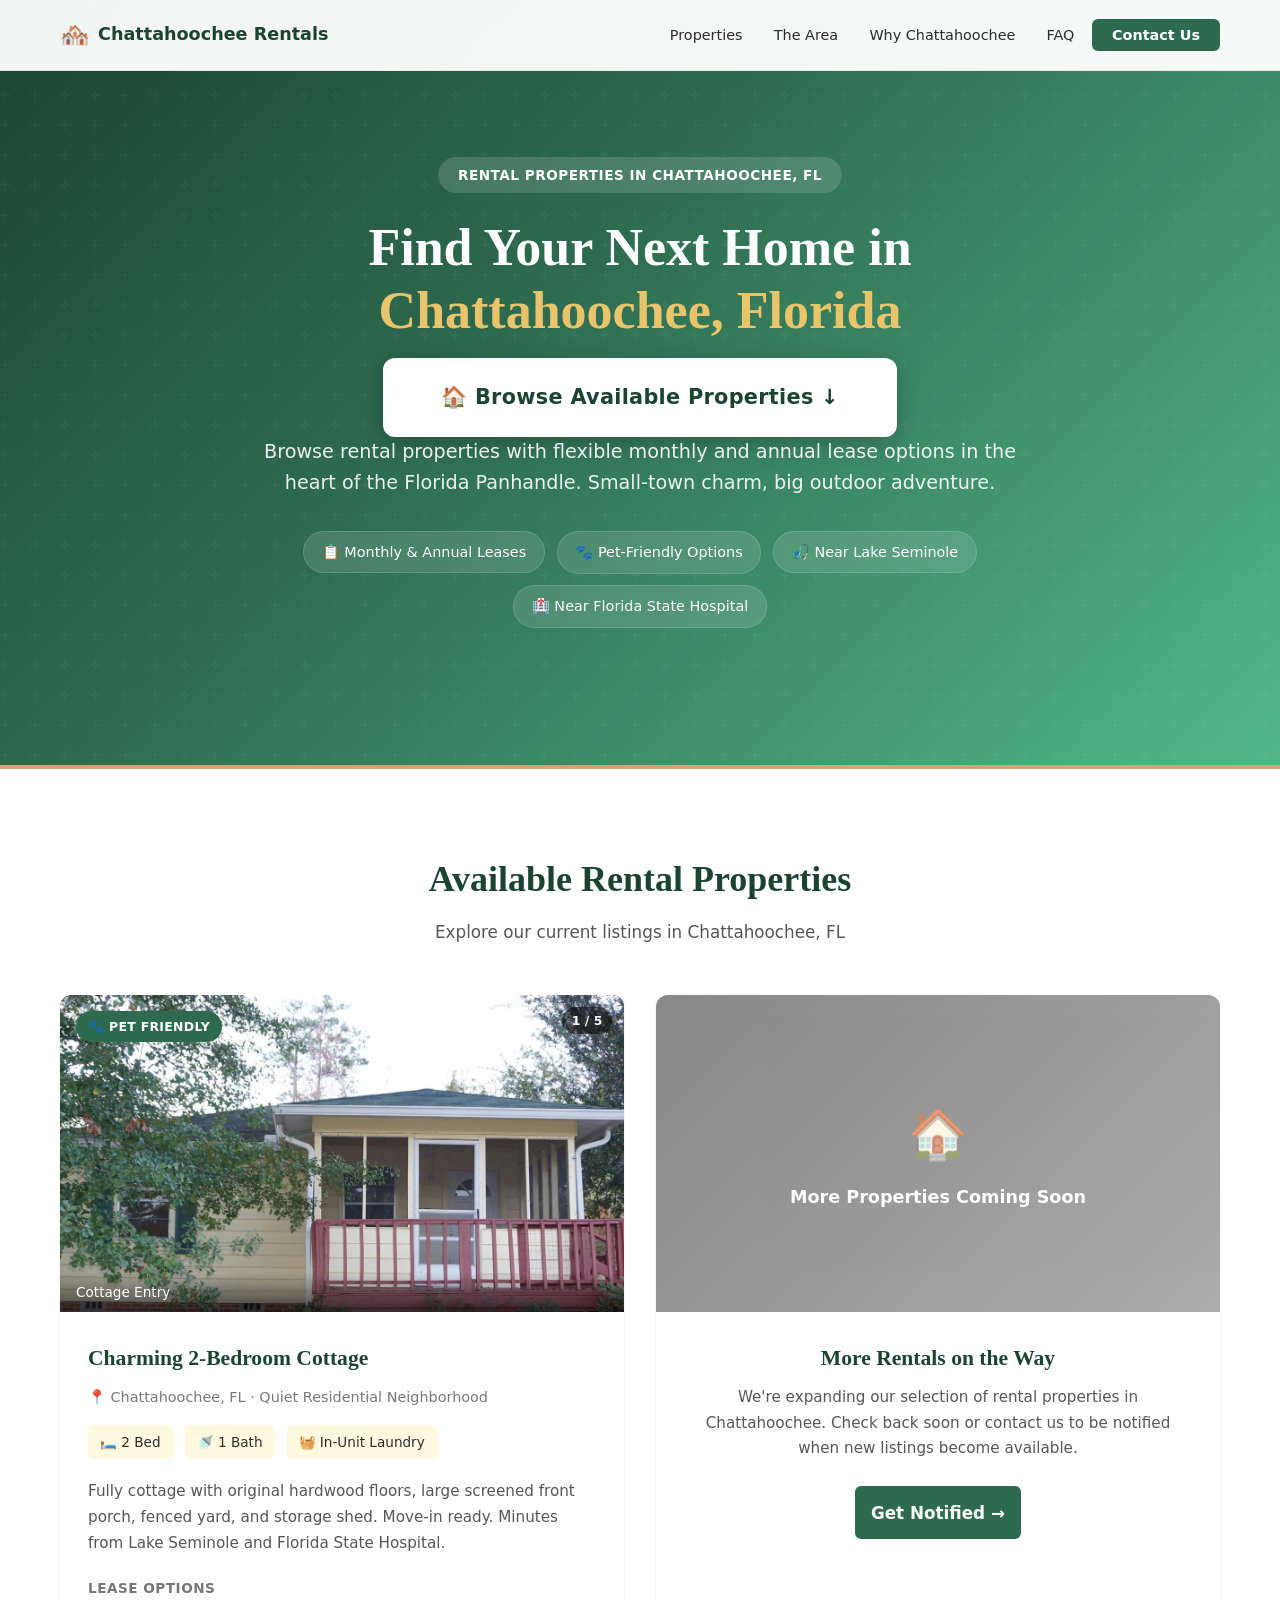
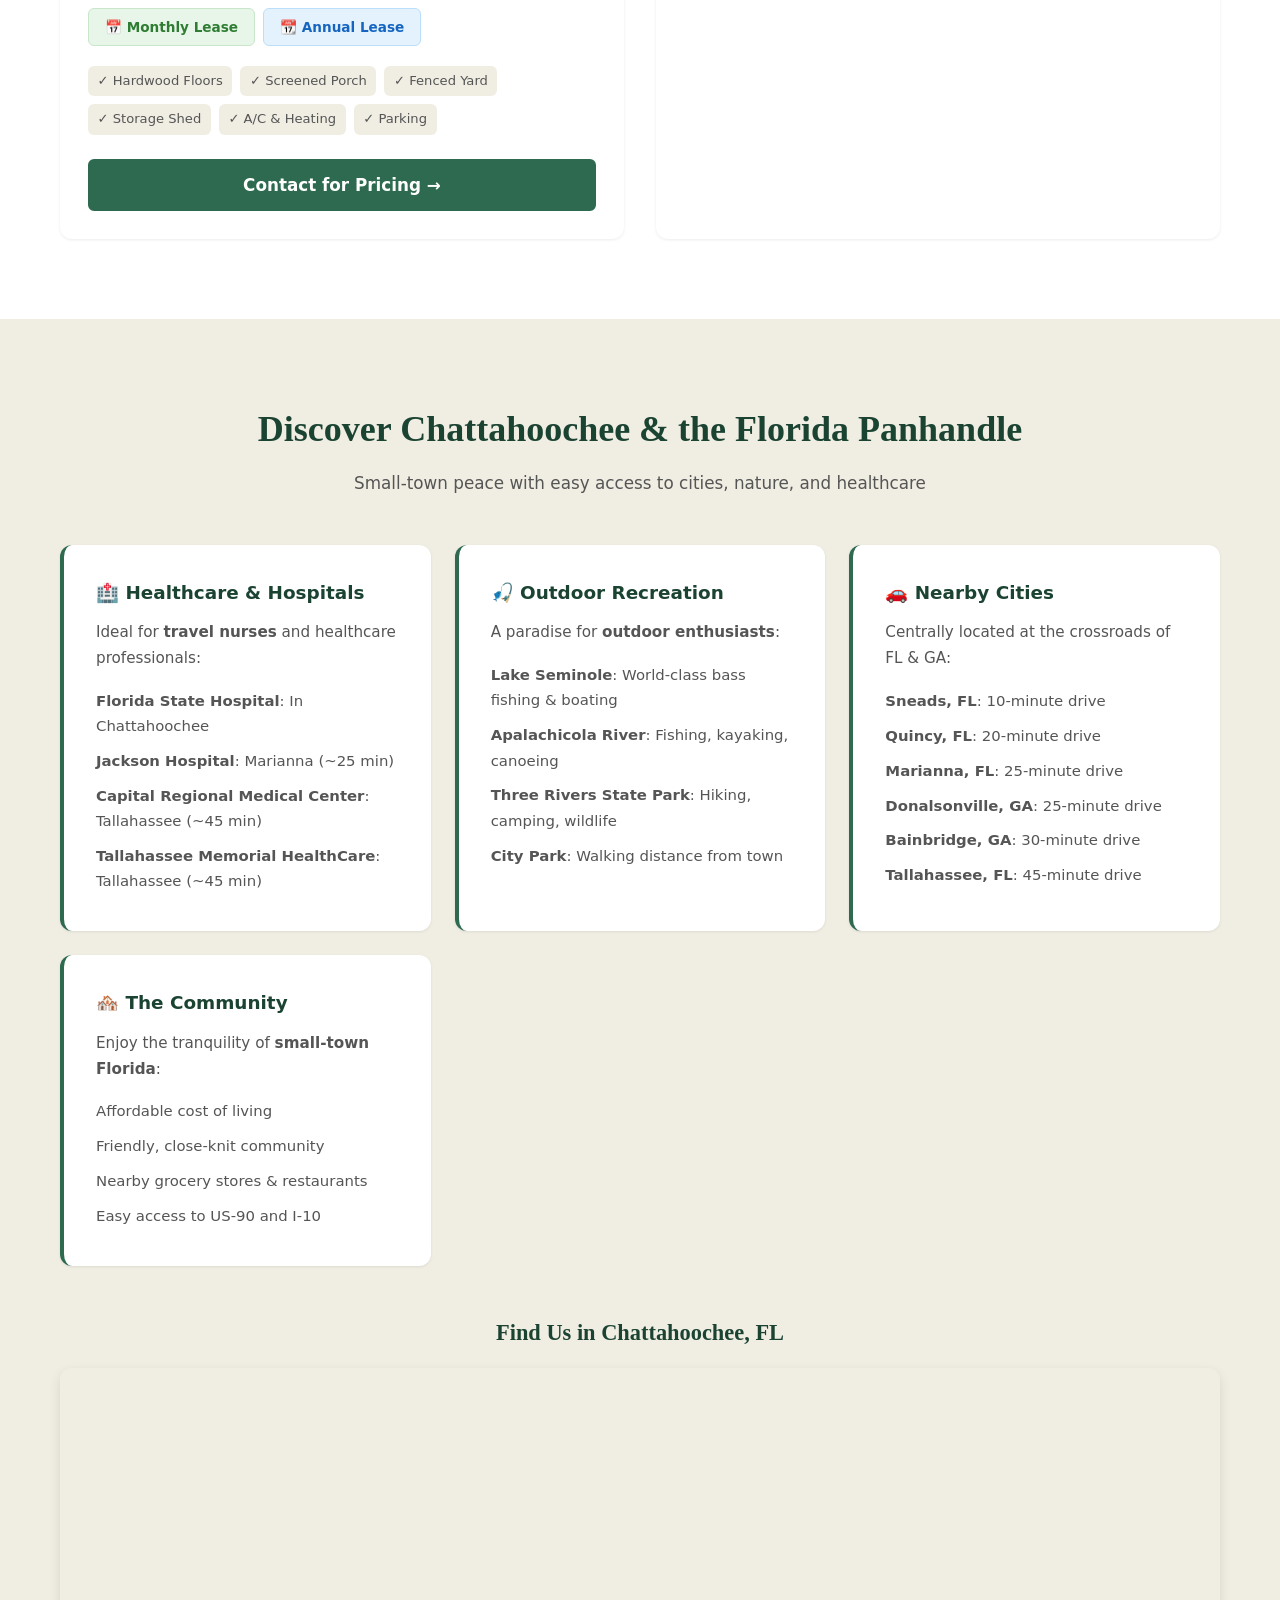
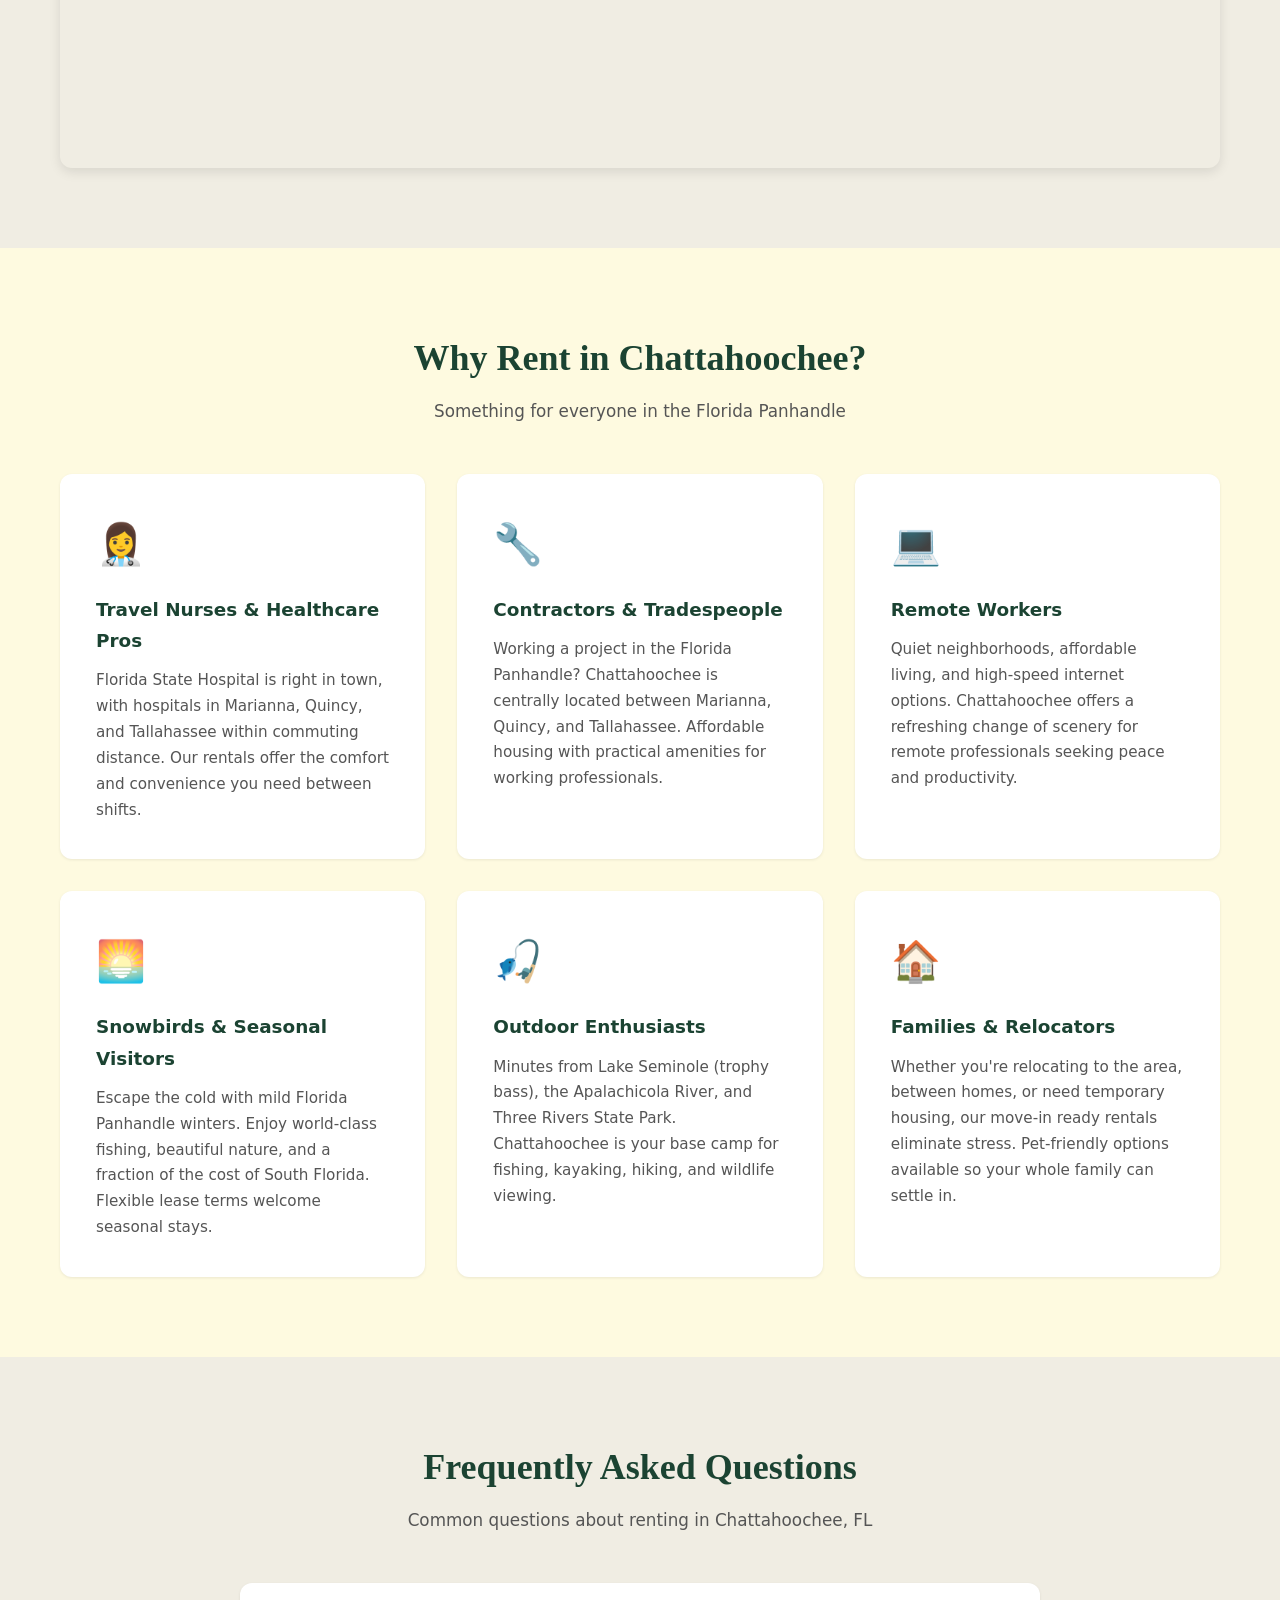
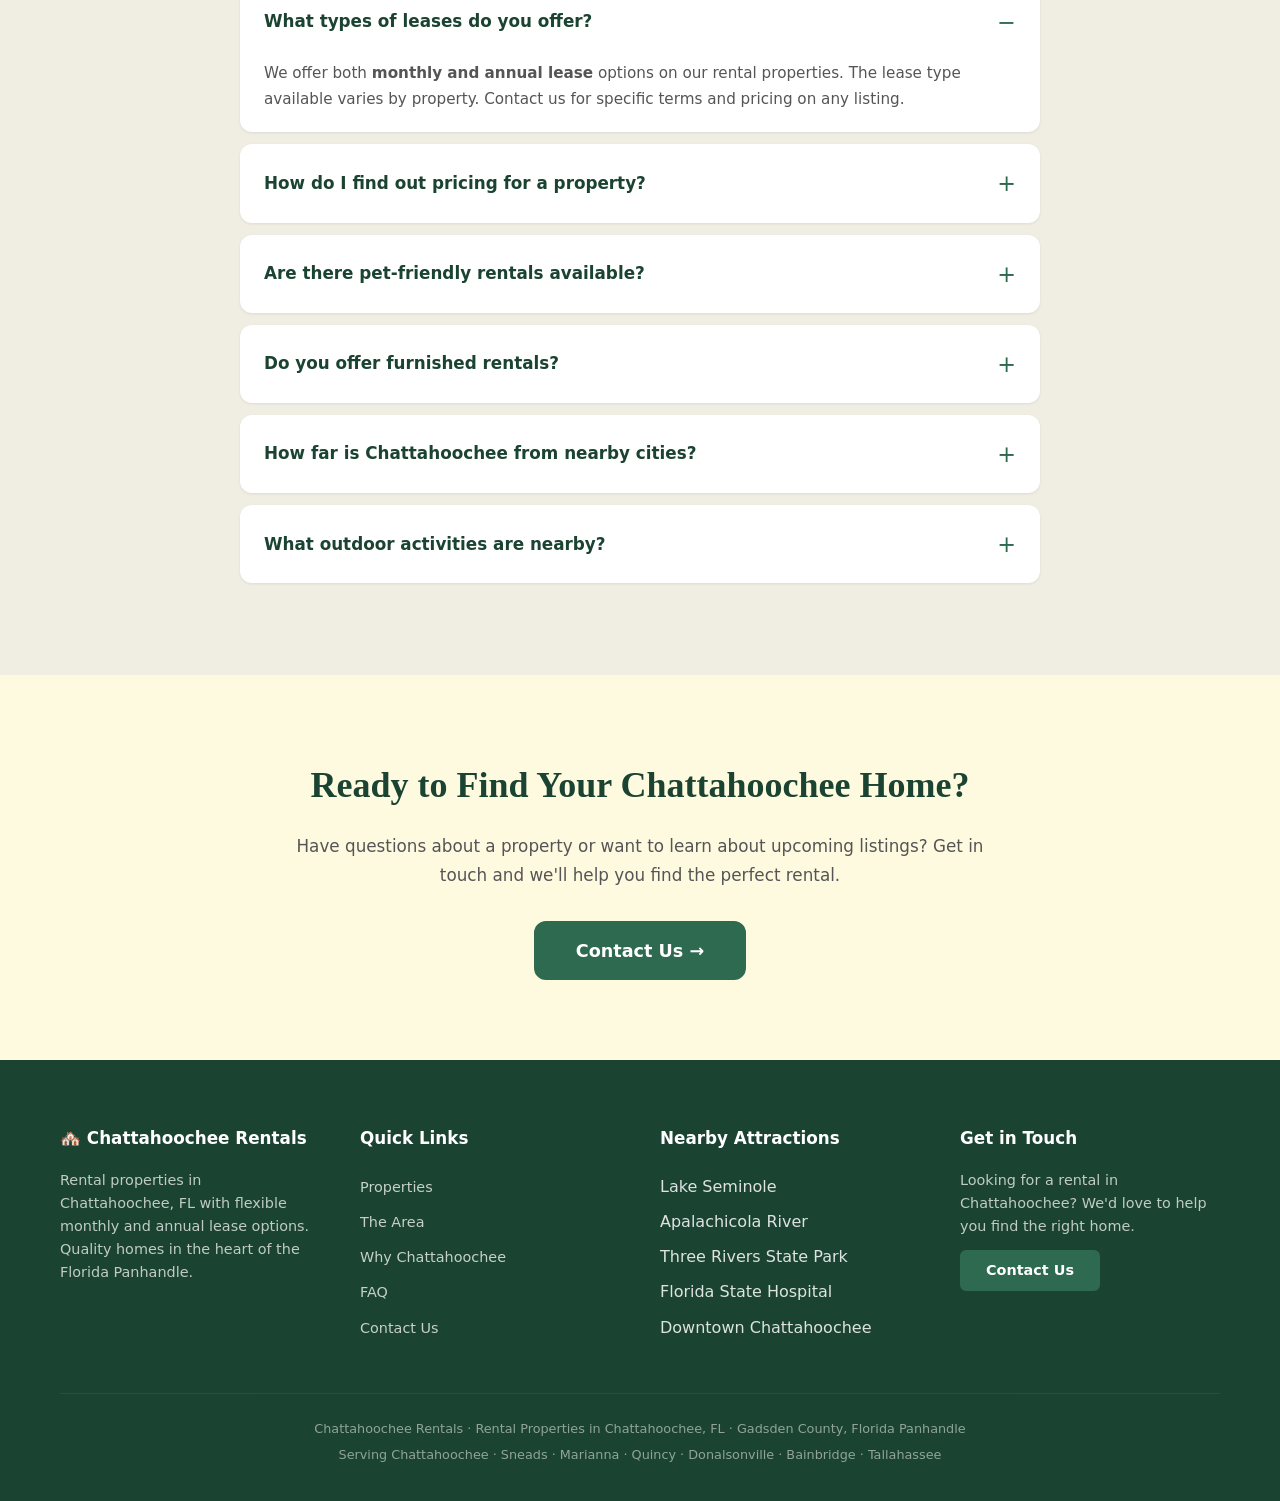
<file: index.html>
<!DOCTYPE html>
<html lang="en">
<head>
    <meta charset="UTF-8">
    <meta name="viewport" content="width=device-width, initial-scale=1.0">

    <!-- Primary SEO Meta Tags -->
    <title>Chattahoochee Rentals | Monthly &amp; Annual Leases in Chattahoochee FL</title>
    <meta name="description" content="Browse rental properties in Chattahoochee, FL. Furnished and unfurnished homes available with monthly or annual leases. Pet-friendly options near Lake Seminole, Marianna, Quincy, Bainbridge & Tallahassee.">
    <meta name="keywords" content="Chattahoochee rentals, rental homes Chattahoochee FL, monthly lease Chattahoochee, annual lease Chattahoochee Florida, furnished rental Chattahoochee, houses for rent Chattahoochee FL, rental property Florida panhandle, Gadsden County rentals, rental near Lake Seminole, Chattahoochee FL housing">
    <meta name="author" content="Chattahoochee Rentals">
    <meta name="robots" content="index, follow, max-image-preview:large, max-snippet:-1, max-video-preview:-1">
    <link rel="canonical" href="https://www.chattahoocheerentals.com/">

    <!-- Open Graph / Facebook -->
    <meta property="og:type" content="website">
    <meta property="og:url" content="https://www.chattahoocheerentals.com/">
    <meta property="og:title" content="Chattahoochee Rentals | Monthly &amp; Annual Leases in Chattahoochee FL">
    <meta property="og:description" content="Find your next home in Chattahoochee, FL. Browse rental properties with flexible monthly or annual lease options.">
    <meta property="og:image" content="https://www.chattahoocheerentals.com/images/og-chattahoochee-rentals.jpg">
    <meta property="og:locale" content="en_US">
    <meta property="og:site_name" content="Chattahoochee Rentals">

    <!-- Twitter Card -->
    <meta name="twitter:card" content="summary_large_image">
    <meta name="twitter:url" content="https://www.chattahoocheerentals.com/">
    <meta name="twitter:title" content="Chattahoochee Rentals | Monthly &amp; Annual Leases in Chattahoochee FL">
    <meta name="twitter:description" content="Find your next home in Chattahoochee, FL. Browse rental properties with flexible monthly or annual lease options.">
    <meta name="twitter:image" content="https://www.chattahoocheerentals.com/images/og-chattahoochee-rentals.jpg">

    <!-- Geo Tags for Local SEO -->
    <meta name="geo.region" content="US-FL">
    <meta name="geo.placename" content="Chattahoochee Florida">
    <meta name="geo.position" content="30.7055;-84.8466">
    <meta name="ICBM" content="30.7055, -84.8466">

    <!-- Favicon -->
    <link rel="icon" type="image/svg+xml" href="data:image/svg+xml,<svg xmlns='http://www.w3.org/2000/svg' viewBox='0 0 100 100'><text y='.9em' font-size='90'>🏘️</text></svg>">

    <!-- Stylesheet -->
    <link rel="stylesheet" href="css/styles.css">

    <!-- Schema.org Structured Data - RealEstateAgent -->
    <script type="application/ld+json">
    {
        "@context": "https://schema.org",
        "@type": "RealEstateAgent",
        "name": "Chattahoochee Rentals",
        "description": "Rental properties in Chattahoochee, FL with monthly and annual lease options. Serving the Florida Panhandle including Sneads, Marianna, Quincy, Bainbridge, and Donalsonville.",
        "url": "https://www.chattahoocheerentals.com/",
        "image": "https://www.chattahoocheerentals.com/images/og-chattahoochee-rentals.jpg",
        "address": {
            "@type": "PostalAddress",
            "addressLocality": "Chattahoochee",
            "addressRegion": "FL",
            "addressCountry": "US"
        },
        "geo": {
            "@type": "GeoCoordinates",
            "latitude": 30.7055,
            "longitude": -84.8466
        },
        "areaServed": [
            {"@type": "City", "name": "Chattahoochee, FL"},
            {"@type": "City", "name": "Sneads, FL"},
            {"@type": "City", "name": "Marianna, FL"},
            {"@type": "City", "name": "Quincy, FL"},
            {"@type": "City", "name": "Bainbridge, GA"},
            {"@type": "City", "name": "Donalsonville, GA"}
        ]
    }
    </script>

    <!-- Schema.org FAQPage for rich snippets -->
    <script type="application/ld+json">
    {
        "@context": "https://schema.org",
        "@type": "FAQPage",
        "mainEntity": [
            {
                "@type": "Question",
                "name": "What types of leases are available for Chattahoochee rentals?",
                "acceptedAnswer": {
                    "@type": "Answer",
                    "text": "Our Chattahoochee rental properties offer flexible monthly and annual lease options. Contact us for specific pricing and availability on any property."
                }
            },
            {
                "@type": "Question",
                "name": "Are there pet-friendly rentals in Chattahoochee FL?",
                "acceptedAnswer": {
                    "@type": "Answer",
                    "text": "Yes! Several of our rental properties in Chattahoochee are pet-friendly. Look for the pet-friendly badge on our property listings or contact us for details."
                }
            },
            {
                "@type": "Question",
                "name": "How far is Chattahoochee from nearby cities?",
                "acceptedAnswer": {
                    "@type": "Answer",
                    "text": "Chattahoochee FL is centrally located in the Florida Panhandle. Sneads is 10 minutes, Quincy is 20 minutes, Marianna and Donalsonville GA are 25 minutes, Bainbridge GA is 30 minutes, and Tallahassee is 45 minutes via US-90 or I-10."
                }
            },
            {
                "@type": "Question",
                "name": "How do I inquire about a rental property?",
                "acceptedAnswer": {
                    "@type": "Answer",
                    "text": "Click the 'Contact for Pricing' button on any property listing to fill out our inquiry form. We'll get back to you promptly with pricing and availability details."
                }
            }
        ]
    }
    </script>
</head>
<body>

    <!-- Skip Navigation for Accessibility -->
    <a href="#main-content" class="skip-link">Skip to main content</a>

    <!-- Header / Navigation -->
    <header class="site-header" role="banner">
        <nav class="nav-container" aria-label="Main navigation">
            <a href="#" class="logo">
                <span class="logo-icon">🏘️</span>
                <span class="logo-text">Chattahoochee Rentals</span>
            </a>
            <button class="mobile-menu-toggle" aria-label="Toggle navigation menu" aria-expanded="false">
                <span></span><span></span><span></span>
            </button>
            <ul class="nav-links">
                <li><a href="#properties">Properties</a></li>
                <li><a href="#about-area">The Area</a></li>
                <li><a href="#why-chattahoochee">Why Chattahoochee</a></li>
                <li><a href="#faq">FAQ</a></li>
                <li><a href="#contact" class="btn-nav">Contact Us</a></li>
            </ul>
        </nav>
    </header>

    <!-- Hero Section -->
    <main id="main-content">
        <section class="hero" aria-label="Welcome to Chattahoochee Rentals">
            <div class="hero-overlay"></div>
            <div class="hero-content">
                <div class="hero-badge">Rental Properties in Chattahoochee, FL</div>
                <h1>Find Your Next Home in <span class="highlight">Chattahoochee, Florida</span></h1>
                <div class="hero-cta">
                    <a href="#properties" class="btn btn-cta-hero btn-large">🏠 Browse Available Properties ↓</a>
                </div>
                <p class="hero-subtitle">Browse rental properties with flexible monthly and annual lease options in the heart of the Florida Panhandle. Small-town charm, big outdoor adventure.</p>
                <div class="hero-highlights">
                    <span class="hero-tag">📋 Monthly &amp; Annual Leases</span>
                    <span class="hero-tag">🐾 Pet-Friendly Options</span>
                    <span class="hero-tag">🎣 Near Lake Seminole</span>
                    <span class="hero-tag">🏥 Near Florida State Hospital</span>
                </div>
            </div>
        </section>

        <!-- Properties Section (directly after hero for prominence) -->
        <section id="properties" class="section properties-section">
            <div class="container">
                <h2 class="section-title">Available Rental Properties</h2>
                <p class="section-subtitle">Explore our current listings in Chattahoochee, FL</p>

                <div class="properties-grid">
                    <!-- Property Card: Cottage -->
                    <article class="property-card">
                        <div class="property-image">
                            <div class="slideshow" data-property-id="cottage">
                                <div class="slideshow-track">
                                    <!-- Replace src with real photos; add/remove slides as needed -->
                                    <div class="slide active"><img src="images/cottage/Entry.png" alt="Cottage Entry view" loading="lazy"><span class="slide-caption">Cottage Entry</span></div>
                                    <div class="slide"><img src="images/cottage/bedroom1.jpg" alt="1st Bedroom" loading="lazy"><span class="slide-caption">Bedroom 1</span></div>
                                    <div class="slide"><img src="images/cottage/bedroom2.jpg" alt="2nd Bedroom" loading="lazy"><span class="slide-caption">Bedroom 2</span></div>
                                    <div class="slide"><img src="images/cottage/BackPorch.png" alt="View of back porch from backyard" loading="lazy"><span class="slide-caption">View of back porch from backyard</span></div>
                                    <div class="slide"><img src="images/cottage/backyard.jpg" alt="Fenced backyard yard with storage shed" loading="lazy"><span class="slide-caption">Fenced backyard yard with storage shed</span></div>
                                </div>
                                <button class="slide-btn slide-prev" aria-label="Previous photo">‹</button>
                                <button class="slide-btn slide-next" aria-label="Next photo">›</button>
                                <div class="slide-counter"><span class="slide-current">1</span> / <span class="slide-total">6</span></div>
                                <button class="slide-expand" aria-label="View all photos" title="View all photos">⛶ View All</button>
                            </div>
                            <div class="property-badges">
                                <span class="badge badge-pet">🐾 Pet Friendly</span>
                            </div>
                        </div>
                        <div class="property-details">
                            <h3 class="property-title">Charming 2-Bedroom Cottage</h3>
                            <p class="property-location">📍 Chattahoochee, FL &middot; Quiet Residential Neighborhood</p>

                            <div class="property-specs">
                                <span class="spec">🛏️ 2 Bed</span>
                                <span class="spec">🚿 1 Bath</span>
                                <span class="spec">🧺 In-Unit Laundry</span>
                            </div>

                            <div class="property-features">
                                <p>Fully cottage with original hardwood floors, large screened front porch, fenced yard, and storage shed. Move-in ready. Minutes from Lake Seminole and Florida State Hospital.</p>
                            </div>

                            <div class="lease-options">
                                <h4>Lease Options</h4>
                                <div class="lease-types">
                                    <span class="lease-badge lease-monthly">📅 Monthly Lease</span>
                                    <span class="lease-badge lease-annual">📆 Annual Lease</span>
                                </div>
                            </div>

                            <div class="property-amenities-preview">
                                <span>✓ Hardwood Floors</span>
                                <span>✓ Screened Porch</span>
                                <span>✓ Fenced Yard</span>
                                <span>✓ Storage Shed</span>
                                <span>✓ A/C &amp; Heating</span>
                                <span>✓ Parking</span>
                            </div>

                            <button class="btn btn-primary btn-contact" data-property="Charming 2-Bedroom Cottage" onclick="openContactModal(this)">
                                Contact for Pricing →
                            </button>
                        </div>
                    </article>

                    <!-- "More Coming Soon" Placeholder -->
                    <article class="property-card property-card-coming-soon">
                        <div class="property-image">
                            <div class="property-image-placeholder coming-soon-placeholder">
                                <span class="placeholder-icon">🏠</span>
                                <span>More Properties Coming Soon</span>
                            </div>
                        </div>
                        <div class="property-details coming-soon-details">
                            <h3 class="property-title">More Rentals on the Way</h3>
                            <p>We're expanding our selection of rental properties in Chattahoochee. Check back soon or contact us to be notified when new listings become available.</p>
                            <button class="btn btn-primary btn-contact" data-property="New Listing Notification Request" onclick="openContactModal(this)">
                                Get Notified →
                            </button>
                        </div>
                    </article>
                </div>
            </div>
        </section>

        <!-- About the Area -->
        <section id="about-area" class="section section-alt">
            <div class="container">
                <h2 class="section-title">Discover Chattahoochee &amp; the Florida Panhandle</h2>
                <p class="section-subtitle">Small-town peace with easy access to cities, nature, and healthcare</p>

                <div class="location-grid">
                    <div class="location-card">
                        <h3>🏥 Healthcare &amp; Hospitals</h3>
                        <p>Ideal for <strong>travel nurses</strong> and healthcare professionals:</p>
                        <ul>
                            <li><strong>Florida State Hospital</strong>: In Chattahoochee</li>
                            <li><strong>Jackson Hospital</strong>: Marianna (~25 min)</li>
                            <li><strong>Capital Regional Medical Center</strong>: Tallahassee (~45 min)</li>
                            <li><strong>Tallahassee Memorial HealthCare</strong>: Tallahassee (~45 min)</li>
                        </ul>
                    </div>

                    <div class="location-card">
                        <h3>🎣 Outdoor Recreation</h3>
                        <p>A paradise for <strong>outdoor enthusiasts</strong>:</p>
                        <ul>
                            <li><strong>Lake Seminole</strong>: World-class bass fishing &amp; boating</li>
                            <li><strong>Apalachicola River</strong>: Fishing, kayaking, canoeing</li>
                            <li><strong>Three Rivers State Park</strong>: Hiking, camping, wildlife</li>
                            <li><strong>City Park</strong>: Walking distance from town</li>
                        </ul>
                    </div>

                    <div class="location-card">
                        <h3>🚗 Nearby Cities</h3>
                        <p>Centrally located at the crossroads of FL &amp; GA:</p>
                        <ul>
                            <li><strong>Sneads, FL</strong>: 10-minute drive</li>
                            <li><strong>Quincy, FL</strong>: 20-minute drive</li>
                            <li><strong>Marianna, FL</strong>: 25-minute drive</li>
                            <li><strong>Donalsonville, GA</strong>: 25-minute drive</li>
                            <li><strong>Bainbridge, GA</strong>: 30-minute drive</li>
                            <li><strong>Tallahassee, FL</strong>: 45-minute drive</li>
                        </ul>
                    </div>

                    <div class="location-card">
                        <h3>🏘️ The Community</h3>
                        <p>Enjoy the tranquility of <strong>small-town Florida</strong>:</p>
                        <ul>
                            <li>Affordable cost of living</li>
                            <li>Friendly, close-knit community</li>
                            <li>Nearby grocery stores &amp; restaurants</li>
                            <li>Easy access to US-90 and I-10</li>
                        </ul>
                    </div>
                </div>

                <!-- Embedded Map -->
                <div class="map-container">
                    <h3>Find Us in Chattahoochee, FL</h3>
                    <div class="map-embed">
                        <iframe
                            title="Map of Chattahoochee Florida"
                            src="https://www.google.com/maps/embed?pb=!1m18!1m12!1m3!1d27234.889!2d-84.86!3d30.7055!2m3!1f0!2f0!3f0!3m2!1i1024!2i768!4f13.1!3m3!1m2!1s0x89402d09ae3ba96f%3A0xdd94ded0fb1cbcf8!2sChattahoochee%2C%20FL!5e0!3m2!1sen!2sus!4v1"
                            width="100%"
                            height="400"
                            style="border:0;"
                            allowfullscreen=""
                            loading="lazy"
                            referrerpolicy="no-referrer-when-downgrade">
                        </iframe>
                    </div>
                </div>
            </div>
        </section>

        <!-- Why Chattahoochee Section -->
        <section id="why-chattahoochee" class="section">
            <div class="container">
                <h2 class="section-title">Why Rent in Chattahoochee?</h2>
                <p class="section-subtitle">Something for everyone in the Florida Panhandle</p>

                <div class="persona-grid">
                    <article class="persona-card">
                        <div class="persona-icon">👩‍⚕️</div>
                        <h3>Travel Nurses &amp; Healthcare Pros</h3>
                        <p>Florida State Hospital is right in town, with hospitals in Marianna, Quincy, and Tallahassee within commuting distance. Our rentals offer the comfort and convenience you need between shifts.</p>
                    </article>

                    <article class="persona-card">
                        <div class="persona-icon">🔧</div>
                        <h3>Contractors &amp; Tradespeople</h3>
                        <p>Working a project in the Florida Panhandle? Chattahoochee is centrally located between Marianna, Quincy, and Tallahassee. Affordable housing with practical amenities for working professionals.</p>
                    </article>

                    <article class="persona-card">
                        <div class="persona-icon">💻</div>
                        <h3>Remote Workers</h3>
                        <p>Quiet neighborhoods, affordable living, and high-speed internet options. Chattahoochee offers a refreshing change of scenery for remote professionals seeking peace and productivity.</p>
                    </article>

                    <article class="persona-card">
                        <div class="persona-icon">🌅</div>
                        <h3>Snowbirds &amp; Seasonal Visitors</h3>
                        <p>Escape the cold with mild Florida Panhandle winters. Enjoy world-class fishing, beautiful nature, and a fraction of the cost of South Florida. Flexible lease terms welcome seasonal stays.</p>
                    </article>

                    <article class="persona-card">
                        <div class="persona-icon">🎣</div>
                        <h3>Outdoor Enthusiasts</h3>
                        <p>Minutes from Lake Seminole (trophy bass), the Apalachicola River, and Three Rivers State Park. Chattahoochee is your base camp for fishing, kayaking, hiking, and wildlife viewing.</p>
                    </article>

                    <article class="persona-card">
                        <div class="persona-icon">🏠</div>
                        <h3>Families &amp; Relocators</h3>
                        <p>Whether you're relocating to the area, between homes, or need temporary housing, our move-in ready rentals eliminate stress. Pet-friendly options available so your whole family can settle in.</p>
                    </article>
                </div>
            </div>
        </section>

        <!-- FAQ Section -->
        <section id="faq" class="section section-alt">
            <div class="container">
                <h2 class="section-title">Frequently Asked Questions</h2>
                <p class="section-subtitle">Common questions about renting in Chattahoochee, FL</p>

                <div class="faq-list">
                    <details class="faq-item" open>
                        <summary>What types of leases do you offer?</summary>
                        <div class="faq-answer">
                            <p>We offer both <strong>monthly and annual lease</strong> options on our rental properties. The lease type available varies by property. Contact us for specific terms and pricing on any listing.</p>
                        </div>
                    </details>

                    <details class="faq-item">
                        <summary>How do I find out pricing for a property?</summary>
                        <div class="faq-answer">
                            <p>Click the <strong>"Contact for Pricing"</strong> button on any property listing. Fill out the inquiry form and we'll get back to you promptly with pricing details, availability, and lease terms.</p>
                        </div>
                    </details>

                    <details class="faq-item">
                        <summary>Are there pet-friendly rentals available?</summary>
                        <div class="faq-answer">
                            <p>Yes! Several of our properties are <strong>pet-friendly</strong>. Look for the pet-friendly badge on listings. Properties with fenced yards are especially great for dog owners. Contact us for specific pet policies on any listing.</p>
                        </div>
                    </details>

                    <details class="faq-item">
                        <summary>Do you offer furnished rentals?</summary>
                        <div class="faq-answer">
                            <p>Some of our properties have the option of being <strong>fully furnished</strong> and move-in ready, while others are unfurnished. If Furnished, properties will include essentials like furniture, kitchen supplies, linens, and WiFi.</p>
                        </div>
                    </details>

                    <details class="faq-item">
                        <summary>How far is Chattahoochee from nearby cities?</summary>
                        <div class="faq-answer">
                            <p>Chattahoochee FL is centrally located in the Florida Panhandle:</p>
                            <ul>
                                <li>Sneads, FL: 10 minutes</li>
                                <li>Quincy, FL: 20 minutes</li>
                                <li>Marianna, FL: 25 minutes</li>
                                <li>Donalsonville, GA: 25 minutes</li>
                                <li>Bainbridge, GA: 30 minutes</li>
                                <li>Tallahassee, FL: 45 minutes</li>
                            </ul>
                        </div>
                    </details>

                    <details class="faq-item">
                        <summary>What outdoor activities are nearby?</summary>
                        <div class="faq-answer">
                            <p>Chattahoochee is a <strong>paradise for outdoor enthusiasts</strong>:</p>
                            <ul>
                                <li><strong>Lake Seminole</strong>: World-class bass fishing, boating, water sports</li>
                                <li><strong>Apalachicola River</strong>: Fishing, kayaking, canoeing</li>
                                <li><strong>Three Rivers State Park</strong>: Hiking trails, camping, wildlife viewing</li>
                            </ul>
                        </div>
                    </details>
                </div>
            </div>
        </section>

        <!-- Contact Section -->
        <section id="contact" class="section cta-section">
            <div class="container">
                <h2>Ready to Find Your Chattahoochee Home?</h2>
                <p>Have questions about a property or want to learn about upcoming listings? Get in touch and we'll help you find the perfect rental.</p>
                <button class="btn btn-primary btn-large" data-property="General Inquiry" onclick="openContactModal(this)">
                    Contact Us →
                </button>
            </div>
        </section>
    </main>

    <!-- Contact Modal -->
    <div class="modal-overlay" id="contactModal" role="dialog" aria-modal="true" aria-labelledby="modalTitle">
        <div class="modal">
            <button class="modal-close" aria-label="Close contact form" onclick="closeContactModal()">&times;</button>
            <h2 id="modalTitle">Inquire About a Property</h2>
            <p class="modal-subtitle" id="modalPropertyName"></p>
            <form class="contact-form" id="contactForm" onsubmit="handleFormSubmit(event)">
                <!-- Web3Forms: replace YOUR_ACCESS_KEY_HERE with your key from https://web3forms.com -->
                <input type="hidden" name="access_key" value="ee205379-4db3-4c6a-8036-7c14818edc5c">
                <input type="hidden" name="subject" value="New Rental Inquiry — Chattahoochee Rentals">
                <input type="hidden" name="from_name" value="Chattahoochee Rentals Website">
                <div class="form-group">
                    <label for="contactName">Your Name *</label>
                    <input type="text" id="contactName" name="name" required placeholder="Full name">
                </div>
                <div class="form-group">
                    <label for="contactEmail">Email Address *</label>
                    <input type="email" id="contactEmail" name="email" required placeholder="you@example.com">
                </div>
                <div class="form-group">
                    <label for="contactPhone">Phone Number</label>
                    <input type="tel" id="contactPhone" name="phone" placeholder="(555) 123-4567">
                </div>
                <div class="form-group">
                    <label for="contactLease">Preferred Lease Type</label>
                    <select id="contactLease" name="lease_type">
                        <option value="">-- Select --</option>
                        <option value="monthly">Monthly Lease</option>
                        <option value="annual">Annual Lease</option>
                        <option value="either">Either / Flexible</option>
                    </select>
                </div>
                <div class="form-group">
                    <label for="contactMessage">Message</label>
                    <textarea id="contactMessage" name="message" rows="4" placeholder="Tell us about your needs — move-in date, number of occupants, pets, questions, etc."></textarea>
                </div>
                <!-- Honeypot: hidden from humans, bots will fill it -->
                <div class="form-group" style="position:absolute;left:-9999px;" aria-hidden="true">
                    <label for="contactWebsite">Website</label>
                    <input type="text" id="contactWebsite" name="website" tabindex="-1" autocomplete="off">
                </div>
                <!-- Simple math question for human verification -->
                <div class="form-group spam-check">
                    <label for="contactVerify" id="verifyLabel">Quick check: What is <strong><span id="mathNum1"></span> + <span id="mathNum2"></span></strong>? *</label>
                    <input type="number" id="contactVerify" name="verify" required placeholder="Your answer" autocomplete="off">
                    <span class="verify-hint">Just a quick check to make sure you're a real person!</span>
                </div>
                <input type="hidden" id="contactProperty" name="property" value="">
                <button type="submit" class="btn btn-primary btn-large form-submit">Send Inquiry</button>
            </form>
            <div class="form-error" id="formError" style="display:none;">
                <p>⚠️ That doesn't look right — please double-check your math answer and try again.</p>
            </div>
            <div class="form-success" id="formSuccess" style="display:none;">
                <div class="success-icon">✅</div>
                <h3>Thank You!</h3>
                <p>Your inquiry has been received. We'll get back to you as soon as possible.</p>
                <button class="btn btn-primary" onclick="closeContactModal()">Close</button>
            </div>
        </div>
    </div>

    <!-- Photo Lightbox / Album Viewer -->
    <div class="lightbox-overlay" id="lightbox" role="dialog" aria-modal="true" aria-label="Property photo album">
        <div class="lightbox-header">
            <h3 class="lightbox-title" id="lightboxTitle">Property Photos</h3>
            <button class="lightbox-close" aria-label="Close photo album" onclick="closeLightbox()">&times;</button>
        </div>
        <div class="lightbox-album" id="lightboxAlbum">
            <!-- Photos injected by JS -->
        </div>
    </div>

    <!-- Footer -->
    <footer class="site-footer" role="contentinfo">
        <div class="container">
            <div class="footer-grid">
                <div class="footer-col">
                    <h4>🏘️ Chattahoochee Rentals</h4>
                    <p>Rental properties in Chattahoochee, FL with flexible monthly and annual lease options. Quality homes in the heart of the Florida Panhandle.</p>
                </div>
                <div class="footer-col">
                    <h4>Quick Links</h4>
                    <ul>
                        <li><a href="#properties">Properties</a></li>
                        <li><a href="#about-area">The Area</a></li>
                        <li><a href="#why-chattahoochee">Why Chattahoochee</a></li>
                        <li><a href="#faq">FAQ</a></li>
                        <li><a href="#contact">Contact Us</a></li>
                    </ul>
                </div>
                <div class="footer-col">
                    <h4>Nearby Attractions</h4>
                    <ul>
                        <li>Lake Seminole</li>
                        <li>Apalachicola River</li>
                        <li>Three Rivers State Park</li>
                        <li>Florida State Hospital</li>
                        <li>Downtown Chattahoochee</li>
                    </ul>
                </div>
                <div class="footer-col">
                    <h4>Get in Touch</h4>
                    <p>Looking for a rental in Chattahoochee? We'd love to help you find the right home.</p>
                    <button class="btn btn-primary" data-property="General Inquiry (Footer)" onclick="openContactModal(this)">Contact Us</button>
                </div>
            </div>
            <div class="footer-bottom">
                <p>Chattahoochee Rentals &middot; Rental Properties in Chattahoochee, FL &middot; Gadsden County, Florida Panhandle</p>
                <p>Serving Chattahoochee · Sneads · Marianna · Quincy · Donalsonville · Bainbridge · Tallahassee</p>
            </div>
        </div>
    </footer>

    <script>
        // Mobile menu toggle
        const menuToggle = document.querySelector('.mobile-menu-toggle');
        const navLinks = document.querySelector('.nav-links');
        if (menuToggle) {
            menuToggle.addEventListener('click', () => {
                const expanded = menuToggle.getAttribute('aria-expanded') === 'true';
                menuToggle.setAttribute('aria-expanded', !expanded);
                navLinks.classList.toggle('active');
            });
        }

        // Close mobile menu on link click
        document.querySelectorAll('.nav-links a').forEach(link => {
            link.addEventListener('click', () => {
                navLinks.classList.remove('active');
                menuToggle.setAttribute('aria-expanded', 'false');
            });
        });

        // Smooth scroll for anchor links
        document.querySelectorAll('a[href^="#"]').forEach(anchor => {
            anchor.addEventListener('click', function (e) {
                e.preventDefault();
                const target = document.querySelector(this.getAttribute('href'));
                if (target) {
                    target.scrollIntoView({ behavior: 'smooth', block: 'start' });
                }
            });
        });

        // Contact modal
        let mathAnswer = 0;

        function generateMathQuestion() {
            const a = Math.floor(Math.random() * 8) + 1; // 1-8
            const b = Math.floor(Math.random() * 8) + 1; // 1-8
            mathAnswer = a + b;
            document.getElementById('mathNum1').textContent = a;
            document.getElementById('mathNum2').textContent = b;
            document.getElementById('contactVerify').value = '';
        }

        function openContactModal(trigger) {
            const propertyName = trigger.getAttribute('data-property') || 'General Inquiry';
            document.getElementById('contactProperty').value = propertyName;
            document.getElementById('modalPropertyName').textContent = propertyName;
            document.getElementById('contactForm').style.display = '';
            document.getElementById('formSuccess').style.display = '';
            document.getElementById('formError').style.display = 'none';
            document.getElementById('formSuccess').style.display = 'none';
            document.getElementById('contactModal').classList.add('active');
            document.getElementById('contactWebsite').value = '';
            document.body.style.overflow = 'hidden';
            generateMathQuestion();
            document.getElementById('contactName').focus();
        }

        function closeContactModal() {
            document.getElementById('contactModal').classList.remove('active');
            document.body.style.overflow = '';
        }

        // Close modal on overlay click
        document.getElementById('contactModal').addEventListener('click', function(e) {
            if (e.target === this) closeContactModal();
        });

        // Close modal on Escape key
        document.addEventListener('keydown', function(e) {
            if (e.key === 'Escape') closeContactModal();
        });

        // Form submission handler
        function handleFormSubmit(e) {
            e.preventDefault();

            // Honeypot check — bots fill this hidden field
            if (document.getElementById('contactWebsite').value) {
                document.getElementById('contactForm').style.display = 'none';
                document.getElementById('formSuccess').style.display = '';
                return;
            }

            // Math question check
            const userAnswer = parseInt(document.getElementById('contactVerify').value, 10);
            if (userAnswer !== mathAnswer) {
                document.getElementById('formError').style.display = '';
                document.getElementById('contactVerify').focus();
                return;
            }

            document.getElementById('formError').style.display = 'none';

            // Submit to Web3Forms API
            const form = document.getElementById('contactForm');
            const submitBtn = form.querySelector('.form-submit');
            submitBtn.disabled = true;
            submitBtn.textContent = 'Sending...';

            const formData = new FormData(form);
            // Remove spam-check fields from submission
            formData.delete('verify');
            formData.delete('website');

            fetch('https://api.web3forms.com/submit', {
                method: 'POST',
                body: formData
            })
            .then(function(res) { return res.json(); })
            .then(function(data) {
                submitBtn.disabled = false;
                submitBtn.textContent = 'Send Inquiry';
                if (data.success) {
                    document.getElementById('contactForm').style.display = 'none';
                    document.getElementById('formSuccess').style.display = '';
                } else {
                    document.getElementById('formError').querySelector('p').textContent =
                        '⚠️ Something went wrong. Please try again or email us directly.';
                    document.getElementById('formError').style.display = '';
                }
            })
            .catch(function() {
                submitBtn.disabled = false;
                submitBtn.textContent = 'Send Inquiry';
                document.getElementById('formError').querySelector('p').textContent =
                    '⚠️ Could not send your message. Please check your connection and try again.';
                document.getElementById('formError').style.display = '';
            });
        }

        // --- Slideshow ---
        document.querySelectorAll('.slideshow').forEach(function(slideshow) {
            const slides = slideshow.querySelectorAll('.slide');
            const total = slides.length;
            let current = 0;
            let autoplayTimer = null;

            slideshow.querySelector('.slide-total').textContent = total;

            function showSlide(index) {
                slides[current].classList.remove('active');
                current = (index + total) % total;
                slides[current].classList.add('active');
                slideshow.querySelector('.slide-current').textContent = current + 1;
            }

            function startAutoplay() {
                stopAutoplay();
                autoplayTimer = setInterval(function() { showSlide(current + 1); }, 4000);
            }

            function stopAutoplay() {
                if (autoplayTimer) { clearInterval(autoplayTimer); autoplayTimer = null; }
            }

            slideshow.querySelector('.slide-prev').addEventListener('click', function(e) {
                e.stopPropagation();
                showSlide(current - 1);
                startAutoplay();
            });

            slideshow.querySelector('.slide-next').addEventListener('click', function(e) {
                e.stopPropagation();
                showSlide(current + 1);
                startAutoplay();
            });

            // Click on image opens lightbox
            slideshow.querySelector('.slideshow-track').addEventListener('click', function() {
                openLightbox(slideshow);
            });

            slideshow.querySelector('.slide-expand').addEventListener('click', function(e) {
                e.stopPropagation();
                openLightbox(slideshow);
            });

            // Touch swipe support
            let touchStartX = 0;
            slideshow.addEventListener('touchstart', function(e) { touchStartX = e.changedTouches[0].screenX; }, { passive: true });
            slideshow.addEventListener('touchend', function(e) {
                const diff = e.changedTouches[0].screenX - touchStartX;
                if (Math.abs(diff) > 50) {
                    showSlide(diff > 0 ? current - 1 : current + 1);
                    startAutoplay();
                }
            }, { passive: true });

            startAutoplay();
        });

        // --- Lightbox / Album Viewer ---
        function openLightbox(slideshow) {
            const slides = slideshow.querySelectorAll('.slide');
            const album = document.getElementById('lightboxAlbum');
            const propertyCard = slideshow.closest('.property-card');
            const title = propertyCard ? propertyCard.querySelector('.property-title').textContent : 'Property Photos';
            document.getElementById('lightboxTitle').textContent = title;

            album.innerHTML = '';
            slides.forEach(function(slide) {
                const img = slide.querySelector('img');
                const caption = slide.querySelector('.slide-caption');
                const item = document.createElement('div');
                item.className = 'lightbox-item';
                item.innerHTML = '<img src="' + img.src + '" alt="' + img.alt + '">' +
                    (caption ? '<p class="lightbox-caption">' + caption.textContent + '</p>' : '');
                album.appendChild(item);
            });

            document.getElementById('lightbox').classList.add('active');
            document.body.style.overflow = 'hidden';
        }

        function closeLightbox() {
            document.getElementById('lightbox').classList.remove('active');
            document.body.style.overflow = '';
        }

        document.getElementById('lightbox').addEventListener('click', function(e) {
            if (e.target === this) closeLightbox();
        });

        document.addEventListener('keydown', function(e) {
            if (e.key === 'Escape' && document.getElementById('lightbox').classList.contains('active')) {
                closeLightbox();
            }
        });
    </script>
</body>
</html>
</file>
<file: css/styles.css>
/* ============================================
   Chattahoochee Rentals - Styles
   A nature-inspired, mobile-first design
   ============================================ */

/* --- CSS Custom Properties --- */
:root {
    --color-primary: #2d6a4f;
    --color-primary-dark: #1b4332;
    --color-primary-light: #40916c;
    --color-accent: #d4a373;
    --color-accent-light: #e9c46a;
    --color-bg: #fefae0;
    --color-bg-alt: #f0ede3;
    --color-text: #2b2b2b;
    --color-text-light: #555;
    --color-text-muted: #777;
    --color-white: #ffffff;
    --color-border: #ddd;
    --shadow-sm: 0 1px 3px rgba(0,0,0,0.08);
    --shadow-md: 0 4px 12px rgba(0,0,0,0.1);
    --shadow-lg: 0 8px 30px rgba(0,0,0,0.12);
    --radius-sm: 6px;
    --radius-md: 12px;
    --radius-lg: 20px;
    --font-body: 'Segoe UI', system-ui, -apple-system, sans-serif;
    --font-heading: Georgia, 'Times New Roman', serif;
    --max-width: 1200px;
    --transition: 0.3s ease;
}

/* --- Reset & Base --- */
*, *::before, *::after {
    box-sizing: border-box;
    margin: 0;
    padding: 0;
}

html {
    scroll-behavior: smooth;
    font-size: 16px;
}

body {
    font-family: var(--font-body);
    color: var(--color-text);
    background-color: var(--color-bg);
    line-height: 1.7;
    -webkit-font-smoothing: antialiased;
}

img {
    max-width: 100%;
    height: auto;
    display: block;
}

a {
    color: var(--color-primary);
    text-decoration: none;
    transition: color var(--transition);
}

a:hover {
    color: var(--color-primary-dark);
}

ul {
    list-style: none;
}

.container {
    max-width: var(--max-width);
    margin: 0 auto;
    padding: 0 1.25rem;
}

/* --- Skip Link (Accessibility) --- */
.skip-link {
    position: absolute;
    top: -100%;
    left: 0;
    background: var(--color-primary);
    color: var(--color-white);
    padding: 0.75rem 1.5rem;
    z-index: 1000;
    font-size: 0.9rem;
}
.skip-link:focus {
    top: 0;
}

/* --- Header & Navigation --- */
.site-header {
    position: fixed;
    top: 0;
    left: 0;
    right: 0;
    z-index: 100;
    background: rgba(255,255,255,0.95);
    backdrop-filter: blur(10px);
    -webkit-backdrop-filter: blur(10px);
    border-bottom: 1px solid rgba(0,0,0,0.06);
    transition: box-shadow var(--transition);
}

.nav-container {
    max-width: var(--max-width);
    margin: 0 auto;
    padding: 0 1.25rem;
    display: flex;
    justify-content: space-between;
    align-items: center;
    height: 70px;
}

.logo {
    display: flex;
    align-items: center;
    gap: 0.5rem;
    font-weight: 700;
    font-size: 1.1rem;
    color: var(--color-primary-dark);
}

.logo:hover {
    color: var(--color-primary);
}

.logo-icon {
    font-size: 1.5rem;
}

.nav-links {
    display: flex;
    align-items: center;
    gap: 0.25rem;
}

.nav-links li a {
    padding: 0.5rem 0.85rem;
    border-radius: var(--radius-sm);
    font-size: 0.9rem;
    font-weight: 500;
    color: var(--color-text);
    transition: background var(--transition), color var(--transition);
}

.nav-links li a:hover {
    background: var(--color-bg-alt);
    color: var(--color-primary);
}

.btn-nav {
    background: var(--color-primary) !important;
    color: var(--color-white) !important;
    padding: 0.5rem 1.25rem !important;
    border-radius: var(--radius-sm) !important;
    font-weight: 600 !important;
}

.btn-nav:hover {
    background: var(--color-primary-dark) !important;
}

/* Mobile Menu */
.mobile-menu-toggle {
    display: none;
    flex-direction: column;
    gap: 5px;
    background: none;
    border: none;
    cursor: pointer;
    padding: 0.5rem;
}

.mobile-menu-toggle span {
    display: block;
    width: 24px;
    height: 2px;
    background: var(--color-text);
    border-radius: 2px;
    transition: var(--transition);
}

@media (max-width: 768px) {
    .mobile-menu-toggle {
        display: flex;
    }

    .nav-links {
        display: none;
        position: absolute;
        top: 70px;
        left: 0;
        right: 0;
        background: var(--color-white);
        flex-direction: column;
        padding: 1rem;
        border-bottom: 1px solid var(--color-border);
        box-shadow: var(--shadow-md);
    }

    .nav-links.active {
        display: flex;
    }

    .nav-links li a {
        padding: 0.75rem 1rem;
        width: 100%;
        display: block;
    }
}

/* --- Buttons --- */
.btn {
    display: inline-block;
    padding: 0.85rem 2rem;
    border-radius: var(--radius-sm);
    font-weight: 600;
    font-size: 1rem;
    text-align: center;
    cursor: pointer;
    transition: all var(--transition);
    border: 2px solid transparent;
    text-decoration: none;
    font-family: var(--font-body);
}

.btn-primary {
    background: var(--color-primary);
    color: var(--color-white);
    border-color: var(--color-primary);
}

.btn-primary:hover {
    background: var(--color-primary-dark);
    border-color: var(--color-primary-dark);
    color: var(--color-white);
    transform: translateY(-2px);
    box-shadow: var(--shadow-md);
}

.btn-secondary {
    background: transparent;
    color: var(--color-white);
    border-color: var(--color-white);
}

.btn-secondary:hover {
    background: var(--color-white);
    color: var(--color-primary-dark);
}

.btn-large {
    padding: 1.1rem 2.5rem;
    font-size: 1.1rem;
    border-radius: var(--radius-md);
}

/* --- Hero Section --- */
.hero {
    position: relative;
    min-height: 85vh;
    display: flex;
    align-items: center;
    justify-content: center;
    text-align: center;
    padding: 120px 1.25rem 60px;
    background: linear-gradient(135deg, #1b4332 0%, #2d6a4f 40%, #40916c 70%, #52b788 100%);
    overflow: hidden;
}

.hero::before {
    content: '';
    position: absolute;
    inset: 0;
    background: url("data:image/svg+xml,%3Csvg width='60' height='60' viewBox='0 0 60 60' xmlns='http://www.w3.org/2000/svg'%3E%3Cg fill='none' fill-rule='evenodd'%3E%3Cg fill='%23ffffff' fill-opacity='0.03'%3E%3Cpath d='M36 34v-4h-2v4h-4v2h4v4h2v-4h4v-2h-4zm0-30V0h-2v4h-4v2h4v4h2V6h4V4h-4zM6 34v-4H4v4H0v2h4v4h2v-4h4v-2H6zM6 4V0H4v4H0v2h4v4h2V6h4V4H6z'/%3E%3C/g%3E%3C/g%3E%3C/svg%3E");
}

.hero-content {
    position: relative;
    z-index: 2;
    max-width: 800px;
}

.hero-badge {
    display: inline-block;
    background: rgba(255,255,255,0.15);
    color: var(--color-white);
    padding: 0.4rem 1.25rem;
    border-radius: 50px;
    font-size: 0.85rem;
    font-weight: 600;
    letter-spacing: 0.5px;
    text-transform: uppercase;
    margin-bottom: 1.5rem;
    backdrop-filter: blur(4px);
}

.hero h1 {
    font-family: var(--font-heading);
    font-size: clamp(2rem, 5vw, 3.25rem);
    color: var(--color-white);
    line-height: 1.2;
    margin-bottom: 1rem;
    font-weight: 700;
}

.hero h1 .highlight {
    color: var(--color-accent-light);
}

.hero-subtitle {
    font-size: clamp(1rem, 2.5vw, 1.2rem);
    color: rgba(255,255,255,0.9);
    margin-bottom: 2rem;
    line-height: 1.6;
}

.hero-highlights {
    display: flex;
    flex-wrap: wrap;
    justify-content: center;
    gap: 0.75rem;
    margin-bottom: 2.5rem;
}

.hero-tag {
    background: rgba(255,255,255,0.12);
    color: var(--color-white);
    padding: 0.5rem 1.1rem;
    border-radius: 50px;
    font-size: 0.9rem;
    font-weight: 500;
    backdrop-filter: blur(4px);
    border: 1px solid rgba(255,255,255,0.15);
}

.hero-cta {
    display: flex;
    flex-wrap: wrap;
    justify-content: center;
    gap: 1rem;
}

.btn-cta-hero {
    background: var(--color-white);
    color: var(--color-primary-dark);
    border-color: var(--color-white);
    font-size: 1.3rem;
    padding: 1.25rem 3.5rem;
    border-radius: var(--radius-md);
    box-shadow: 0 6px 24px rgba(0, 0, 0, 0.25);
    letter-spacing: 0.3px;
}

.btn-cta-hero:hover {
    background: var(--color-accent-light);
    border-color: var(--color-accent-light);
    color: var(--color-primary-dark);
    transform: translateY(-3px);
    box-shadow: 0 8px 32px rgba(0, 0, 0, 0.3);
}

@keyframes ctaPulse {
    0%, 100% { box-shadow: 0 6px 24px rgba(0, 0, 0, 0.25); }
    50% { box-shadow: 0 6px 36px rgba(255, 255, 255, 0.35); }
}

.hero-scroll-hint {
    display: none;
}

/* --- Highlights Strip --- */
.highlights-strip {
    background: var(--color-white);
    padding: 1.5rem 0;
    border-bottom: 1px solid var(--color-border);
}

.highlights-grid {
    display: grid;
    grid-template-columns: repeat(4, 1fr);
    gap: 1.5rem;
}

.highlight-item {
    display: flex;
    align-items: center;
    gap: 0.75rem;
}

.highlight-icon {
    font-size: 1.75rem;
}

.highlight-item strong {
    display: block;
    font-size: 0.95rem;
    color: var(--color-text);
}

.highlight-item span {
    font-size: 0.8rem;
    color: var(--color-text-muted);
}

@media (max-width: 768px) {
    .highlights-grid {
        grid-template-columns: repeat(2, 1fr);
    }
}

@media (max-width: 480px) {
    .highlights-grid {
        grid-template-columns: 1fr;
    }
}

/* --- Sections --- */
.section {
    padding: 5rem 0;
}

.section-alt {
    background: var(--color-bg-alt);
}

.section-title {
    font-family: var(--font-heading);
    font-size: clamp(1.6rem, 3.5vw, 2.25rem);
    text-align: center;
    margin-bottom: 0.5rem;
    color: var(--color-primary-dark);
}

.section-subtitle {
    text-align: center;
    color: var(--color-text-light);
    font-size: 1.05rem;
    margin-bottom: 3rem;
    max-width: 600px;
    margin-left: auto;
    margin-right: auto;
}

/* --- Property Cards --- */
.properties-grid {
    display: grid;
    grid-template-columns: repeat(auto-fill, minmax(480px, 1fr));
    gap: 2rem;
}

.property-card {
    background: var(--color-white);
    border-radius: var(--radius-md);
    box-shadow: var(--shadow-sm);
    overflow: hidden;
    transition: box-shadow var(--transition), transform var(--transition);
}

.property-card:hover {
    box-shadow: var(--shadow-lg);
    transform: translateY(-4px);
}

.property-image {
    position: relative;
}

.property-image-placeholder {
    aspect-ratio: 16/9;
    background: linear-gradient(135deg, #2d6a4f 0%, #40916c 50%, #52b788 100%);
    display: flex;
    flex-direction: column;
    align-items: center;
    justify-content: center;
    gap: 0.5rem;
    color: var(--color-white);
    font-weight: 600;
    font-size: 1.1rem;
}

.property-image-placeholder .placeholder-icon {
    font-size: 3rem;
}

/* --- Slideshow --- */
.slideshow {
    position: relative;
    aspect-ratio: 16/9;
    background: #1a1a1a;
    overflow: hidden;
    cursor: pointer;
}

.slideshow-track {
    width: 100%;
    height: 100%;
}

.slide {
    position: absolute;
    inset: 0;
    opacity: 0;
    transition: opacity 0.5s ease;
}

.slide.active {
    opacity: 1;
}

.slide img {
    width: 100%;
    height: 100%;
    object-fit: cover;
}

.slide-caption {
    position: absolute;
    bottom: 0;
    left: 0;
    right: 0;
    padding: 0.5rem 1rem;
    background: linear-gradient(transparent, rgba(0,0,0,0.6));
    color: var(--color-white);
    font-size: 0.85rem;
    font-weight: 500;
}

.slide-btn {
    position: absolute;
    top: 50%;
    transform: translateY(-50%);
    background: rgba(0,0,0,0.45);
    color: var(--color-white);
    border: none;
    width: 40px;
    height: 40px;
    border-radius: 50%;
    font-size: 1.5rem;
    line-height: 1;
    cursor: pointer;
    transition: background var(--transition), opacity var(--transition);
    opacity: 0;
    z-index: 5;
    display: flex;
    align-items: center;
    justify-content: center;
}

.slideshow:hover .slide-btn {
    opacity: 1;
}

.slide-btn:hover {
    background: rgba(0,0,0,0.7);
}

.slide-prev { left: 0.75rem; }
.slide-next { right: 0.75rem; }

.slide-counter {
    position: absolute;
    top: 0.75rem;
    right: 0.75rem;
    background: rgba(0,0,0,0.5);
    color: var(--color-white);
    padding: 0.2rem 0.6rem;
    border-radius: 50px;
    font-size: 0.78rem;
    font-weight: 600;
    z-index: 5;
}

.slide-expand {
    position: absolute;
    bottom: 0.75rem;
    right: 0.75rem;
    background: rgba(0,0,0,0.55);
    color: var(--color-white);
    border: none;
    padding: 0.35rem 0.85rem;
    border-radius: var(--radius-sm);
    font-size: 0.8rem;
    font-weight: 600;
    cursor: pointer;
    z-index: 5;
    opacity: 0;
    transition: background var(--transition), opacity var(--transition);
}

.slideshow:hover .slide-expand {
    opacity: 1;
}

.slide-expand:hover {
    background: rgba(0,0,0,0.8);
}

/* --- Lightbox / Album Viewer --- */
.lightbox-overlay {
    display: none;
    position: fixed;
    inset: 0;
    background: rgba(0,0,0,0.92);
    z-index: 1100;
    flex-direction: column;
    backdrop-filter: blur(6px);
}

.lightbox-overlay.active {
    display: flex;
}

.lightbox-header {
    display: flex;
    justify-content: space-between;
    align-items: center;
    padding: 1rem 1.5rem;
    border-bottom: 1px solid rgba(255,255,255,0.1);
    flex-shrink: 0;
}

.lightbox-title {
    color: var(--color-white);
    font-family: var(--font-heading);
    font-size: 1.25rem;
}

.lightbox-close {
    background: none;
    border: none;
    color: var(--color-white);
    font-size: 2rem;
    cursor: pointer;
    padding: 0.25rem 0.5rem;
    line-height: 1;
    opacity: 0.7;
    transition: opacity var(--transition);
}

.lightbox-close:hover {
    opacity: 1;
}

.lightbox-album {
    flex: 1;
    overflow-y: auto;
    padding: 1.5rem;
    display: flex;
    flex-direction: column;
    align-items: center;
    gap: 1.5rem;
}

.lightbox-item {
    max-width: 900px;
    width: 100%;
}

.lightbox-item img {
    width: 100%;
    border-radius: var(--radius-md);
    box-shadow: 0 4px 20px rgba(0,0,0,0.4);
}

.lightbox-caption {
    text-align: center;
    color: rgba(255,255,255,0.7);
    font-size: 0.9rem;
    margin-top: 0.5rem;
    font-weight: 500;
}

@media (max-width: 540px) {
    .slide-btn { width: 34px; height: 34px; font-size: 1.2rem; }
    .slide-prev { left: 0.4rem; }
    .slide-next { right: 0.4rem; }
    .slideshow:hover .slide-btn,
    .slideshow:hover .slide-expand { opacity: 1; }
    .slide-btn { opacity: 0.8; }
    .slide-expand { opacity: 0.8; }
    .lightbox-album { padding: 1rem; gap: 1rem; }
}

.coming-soon-placeholder {
    background: linear-gradient(135deg, #555 0%, #888 100%);
    opacity: 0.7;
}

.property-badges {
    position: absolute;
    top: 1rem;
    left: 1rem;
    display: flex;
    gap: 0.5rem;
    flex-wrap: wrap;
}

.badge {
    padding: 0.3rem 0.75rem;
    border-radius: 50px;
    font-size: 0.78rem;
    font-weight: 700;
    text-transform: uppercase;
    letter-spacing: 0.3px;
}

.badge-furnished {
    background: var(--color-accent);
    color: var(--color-white);
}

.badge-pet {
    background: var(--color-primary);
    color: var(--color-white);
}

.property-details {
    padding: 1.75rem;
}

.property-title {
    font-family: var(--font-heading);
    font-size: 1.35rem;
    color: var(--color-primary-dark);
    margin-bottom: 0.5rem;
}

.property-location {
    color: var(--color-text-muted);
    font-size: 0.9rem;
    margin-bottom: 1rem;
}

.property-specs {
    display: flex;
    flex-wrap: wrap;
    gap: 0.75rem;
    margin-bottom: 1.25rem;
}

.spec {
    background: var(--color-bg);
    padding: 0.35rem 0.75rem;
    border-radius: var(--radius-sm);
    font-size: 0.85rem;
    font-weight: 500;
    color: var(--color-text);
}

.property-features {
    margin-bottom: 1.25rem;
}

.property-features p {
    color: var(--color-text-light);
    font-size: 0.95rem;
    line-height: 1.7;
}

.lease-options {
    margin-bottom: 1.25rem;
}

.lease-options h4 {
    font-size: 0.85rem;
    text-transform: uppercase;
    letter-spacing: 0.5px;
    color: var(--color-text-muted);
    margin-bottom: 0.5rem;
}

.lease-types {
    display: flex;
    gap: 0.5rem;
    flex-wrap: wrap;
}

.lease-badge {
    padding: 0.4rem 1rem;
    border-radius: var(--radius-sm);
    font-size: 0.85rem;
    font-weight: 600;
}

.lease-monthly {
    background: #e8f5e9;
    color: #2e7d32;
    border: 1px solid #c8e6c9;
}

.lease-annual {
    background: #e3f2fd;
    color: #1565c0;
    border: 1px solid #bbdefb;
}

.property-amenities-preview {
    display: flex;
    flex-wrap: wrap;
    gap: 0.5rem;
    margin-bottom: 1.5rem;
}

.property-amenities-preview span {
    font-size: 0.82rem;
    color: var(--color-text-light);
    background: var(--color-bg-alt);
    padding: 0.25rem 0.6rem;
    border-radius: var(--radius-sm);
}

.btn-contact {
    width: 100%;
    padding: 0.9rem;
    font-size: 1.05rem;
}

.coming-soon-details {
    text-align: center;
}

.coming-soon-details p {
    color: var(--color-text-light);
    margin-bottom: 1.5rem;
    font-size: 0.95rem;
}

.coming-soon-details .btn-contact {
    width: auto;
}

@media (max-width: 540px) {
    .properties-grid {
        grid-template-columns: 1fr;
    }
}

/* --- Location --- */
.location-grid {
    display: grid;
    grid-template-columns: repeat(auto-fit, minmax(280px, 1fr));
    gap: 1.5rem;
    margin-bottom: 3rem;
}

.location-card {
    background: var(--color-white);
    border-radius: var(--radius-md);
    padding: 2rem;
    box-shadow: var(--shadow-sm);
    border-left: 4px solid var(--color-primary);
    transition: box-shadow var(--transition);
}

.location-card:hover {
    box-shadow: var(--shadow-md);
}

.location-card h3 {
    font-size: 1.15rem;
    margin-bottom: 0.75rem;
    color: var(--color-primary-dark);
}

.location-card p {
    color: var(--color-text-light);
    margin-bottom: 0.75rem;
    font-size: 0.95rem;
}

.location-card ul {
    list-style: none;
}

.location-card li {
    padding: 0.3rem 0;
    font-size: 0.93rem;
    color: var(--color-text-light);
}

.map-container {
    text-align: center;
}

.map-container h3 {
    font-family: var(--font-heading);
    font-size: 1.4rem;
    color: var(--color-primary-dark);
    margin-bottom: 1rem;
}

.map-embed {
    border-radius: var(--radius-md);
    overflow: hidden;
    box-shadow: var(--shadow-md);
}

.map-embed iframe {
    display: block;
}

/* --- Persona / Why Chattahoochee --- */
.persona-grid {
    display: grid;
    grid-template-columns: repeat(auto-fit, minmax(320px, 1fr));
    gap: 2rem;
}

.persona-card {
    background: var(--color-white);
    border-radius: var(--radius-md);
    padding: 2.25rem;
    box-shadow: var(--shadow-sm);
    transition: transform var(--transition), box-shadow var(--transition);
}

.persona-card:hover {
    transform: translateY(-4px);
    box-shadow: var(--shadow-lg);
}

.persona-icon {
    font-size: 2.5rem;
    margin-bottom: 1rem;
}

.persona-card h3 {
    font-size: 1.15rem;
    margin-bottom: 0.75rem;
    color: var(--color-primary-dark);
}

.persona-card p {
    color: var(--color-text-light);
    font-size: 0.95rem;
    line-height: 1.7;
}

/* --- FAQ --- */
.faq-list {
    max-width: 800px;
    margin: 0 auto;
}

.faq-item {
    background: var(--color-white);
    border-radius: var(--radius-md);
    margin-bottom: 0.75rem;
    box-shadow: var(--shadow-sm);
    overflow: hidden;
}

.faq-item summary {
    padding: 1.25rem 1.5rem;
    font-weight: 600;
    font-size: 1.05rem;
    cursor: pointer;
    color: var(--color-primary-dark);
    display: flex;
    justify-content: space-between;
    align-items: center;
    transition: background var(--transition);
    list-style: none;
}

.faq-item summary::-webkit-details-marker {
    display: none;
}

.faq-item summary::after {
    content: '+';
    font-size: 1.4rem;
    font-weight: 300;
    color: var(--color-primary);
    transition: transform var(--transition);
    flex-shrink: 0;
    margin-left: 1rem;
}

.faq-item[open] summary::after {
    content: '−';
}

.faq-item summary:hover {
    background: var(--color-bg);
}

.faq-answer {
    padding: 0 1.5rem 1.25rem;
    color: var(--color-text-light);
    font-size: 0.95rem;
    line-height: 1.7;
}

.faq-answer ul {
    list-style: disc;
    padding-left: 1.5rem;
    margin-top: 0.5rem;
}

.faq-answer li {
    padding: 0.2rem 0;
}

/* --- CTA Section --- */
.cta-section {
    text-align: center;
    background: var(--color-bg);
}

.cta-section h2 {
    font-family: var(--font-heading);
    font-size: clamp(1.6rem, 3.5vw, 2.25rem);
    color: var(--color-primary-dark);
    margin-bottom: 1rem;
}

.cta-section p {
    color: var(--color-text-light);
    font-size: 1.05rem;
    max-width: 700px;
    margin: 0 auto 2rem;
    line-height: 1.7;
}

/* --- Contact Modal --- */
.modal-overlay {
    display: none;
    position: fixed;
    inset: 0;
    background: rgba(0,0,0,0.6);
    z-index: 1000;
    align-items: center;
    justify-content: center;
    padding: 1rem;
    backdrop-filter: blur(4px);
}

.modal-overlay.active {
    display: flex;
}

.modal {
    background: var(--color-white);
    border-radius: var(--radius-lg);
    padding: 2.5rem;
    max-width: 520px;
    width: 100%;
    max-height: 90vh;
    overflow-y: auto;
    position: relative;
    box-shadow: 0 20px 60px rgba(0,0,0,0.3);
    animation: modalSlideIn 0.3s ease;
}

@keyframes modalSlideIn {
    from { opacity: 0; transform: translateY(20px); }
    to { opacity: 1; transform: translateY(0); }
}

.modal-close {
    position: absolute;
    top: 1rem;
    right: 1.25rem;
    background: none;
    border: none;
    font-size: 1.75rem;
    cursor: pointer;
    color: var(--color-text-muted);
    line-height: 1;
    padding: 0.25rem;
    transition: color var(--transition);
}

.modal-close:hover {
    color: var(--color-text);
}

.modal h2 {
    font-family: var(--font-heading);
    font-size: 1.5rem;
    color: var(--color-primary-dark);
    margin-bottom: 0.25rem;
}

.modal-subtitle {
    color: var(--color-primary);
    font-weight: 600;
    font-size: 0.95rem;
    margin-bottom: 1.5rem;
}

.contact-form .form-group {
    margin-bottom: 1.25rem;
}

.contact-form label {
    display: block;
    font-weight: 600;
    font-size: 0.9rem;
    margin-bottom: 0.35rem;
    color: var(--color-text);
}

.contact-form input,
.contact-form select,
.contact-form textarea {
    width: 100%;
    padding: 0.75rem 1rem;
    border: 1.5px solid var(--color-border);
    border-radius: var(--radius-sm);
    font-size: 0.95rem;
    font-family: var(--font-body);
    color: var(--color-text);
    background: var(--color-white);
    transition: border-color var(--transition), box-shadow var(--transition);
}

.contact-form input:focus,
.contact-form select:focus,
.contact-form textarea:focus {
    outline: none;
    border-color: var(--color-primary);
    box-shadow: 0 0 0 3px rgba(45,106,79,0.1);
}

.contact-form textarea {
    resize: vertical;
    min-height: 100px;
}

.form-submit {
    width: 100%;
    margin-top: 0.5rem;
}

.form-success {
    text-align: center;
    padding: 2rem 0;
}

.success-icon {
    font-size: 3rem;
    margin-bottom: 1rem;
}

.form-success h3 {
    font-family: var(--font-heading);
    font-size: 1.5rem;
    color: var(--color-primary-dark);
    margin-bottom: 0.5rem;
}

.form-success p {
    color: var(--color-text-light);
    margin-bottom: 1.5rem;
}

/* --- Properties Section Accent --- */
.properties-section {
    background: var(--color-white);
    border-top: 4px solid var(--color-accent);
}

/* --- Spam Check & Form Error --- */
.spam-check {
    background: var(--color-bg);
    padding: 1rem 1.25rem;
    border-radius: var(--radius-sm);
    border: 1px dashed var(--color-border);
}

.verify-hint {
    display: block;
    font-size: 0.8rem;
    color: var(--color-text-muted);
    margin-top: 0.35rem;
}

.form-error {
    background: #fff3f3;
    border: 1px solid #e57373;
    border-radius: var(--radius-sm);
    padding: 0.85rem 1.25rem;
    margin-bottom: 1rem;
}

.form-error p {
    color: #c62828;
    font-size: 0.9rem;
    font-weight: 500;
    margin: 0;
}

/* --- Footer --- */
.site-footer {
    background: var(--color-primary-dark);
    color: rgba(255,255,255,0.85);
    padding: 4rem 0 2rem;
}

.footer-grid {
    display: grid;
    grid-template-columns: repeat(auto-fit, minmax(220px, 1fr));
    gap: 2.5rem;
    margin-bottom: 3rem;
}

.footer-col h4 {
    color: var(--color-white);
    font-size: 1.05rem;
    margin-bottom: 1rem;
}

.footer-col p {
    font-size: 0.9rem;
    line-height: 1.6;
    opacity: 0.85;
}

.footer-col ul li {
    padding: 0.25rem 0;
}

.footer-col ul li a {
    color: rgba(255,255,255,0.75);
    font-size: 0.9rem;
    transition: color var(--transition);
}

.footer-col ul li a:hover {
    color: var(--color-white);
}

.footer-col .btn-primary {
    margin-top: 0.75rem;
    padding: 0.65rem 1.5rem;
    font-size: 0.9rem;
}

.footer-bottom {
    border-top: 1px solid rgba(255,255,255,0.1);
    padding-top: 1.5rem;
    text-align: center;
    font-size: 0.8rem;
    opacity: 0.6;
}

.footer-bottom p {
    margin-bottom: 0.25rem;
}

/* --- Utility / Print --- */
@media print {
    .site-header, .hero-cta, .btn-nav, .mobile-menu-toggle, .modal-overlay {
        display: none !important;
    }
    .hero {
        min-height: auto;
        padding: 2rem;
    }
    .section {
        padding: 2rem 0;
    }
}
</file>
